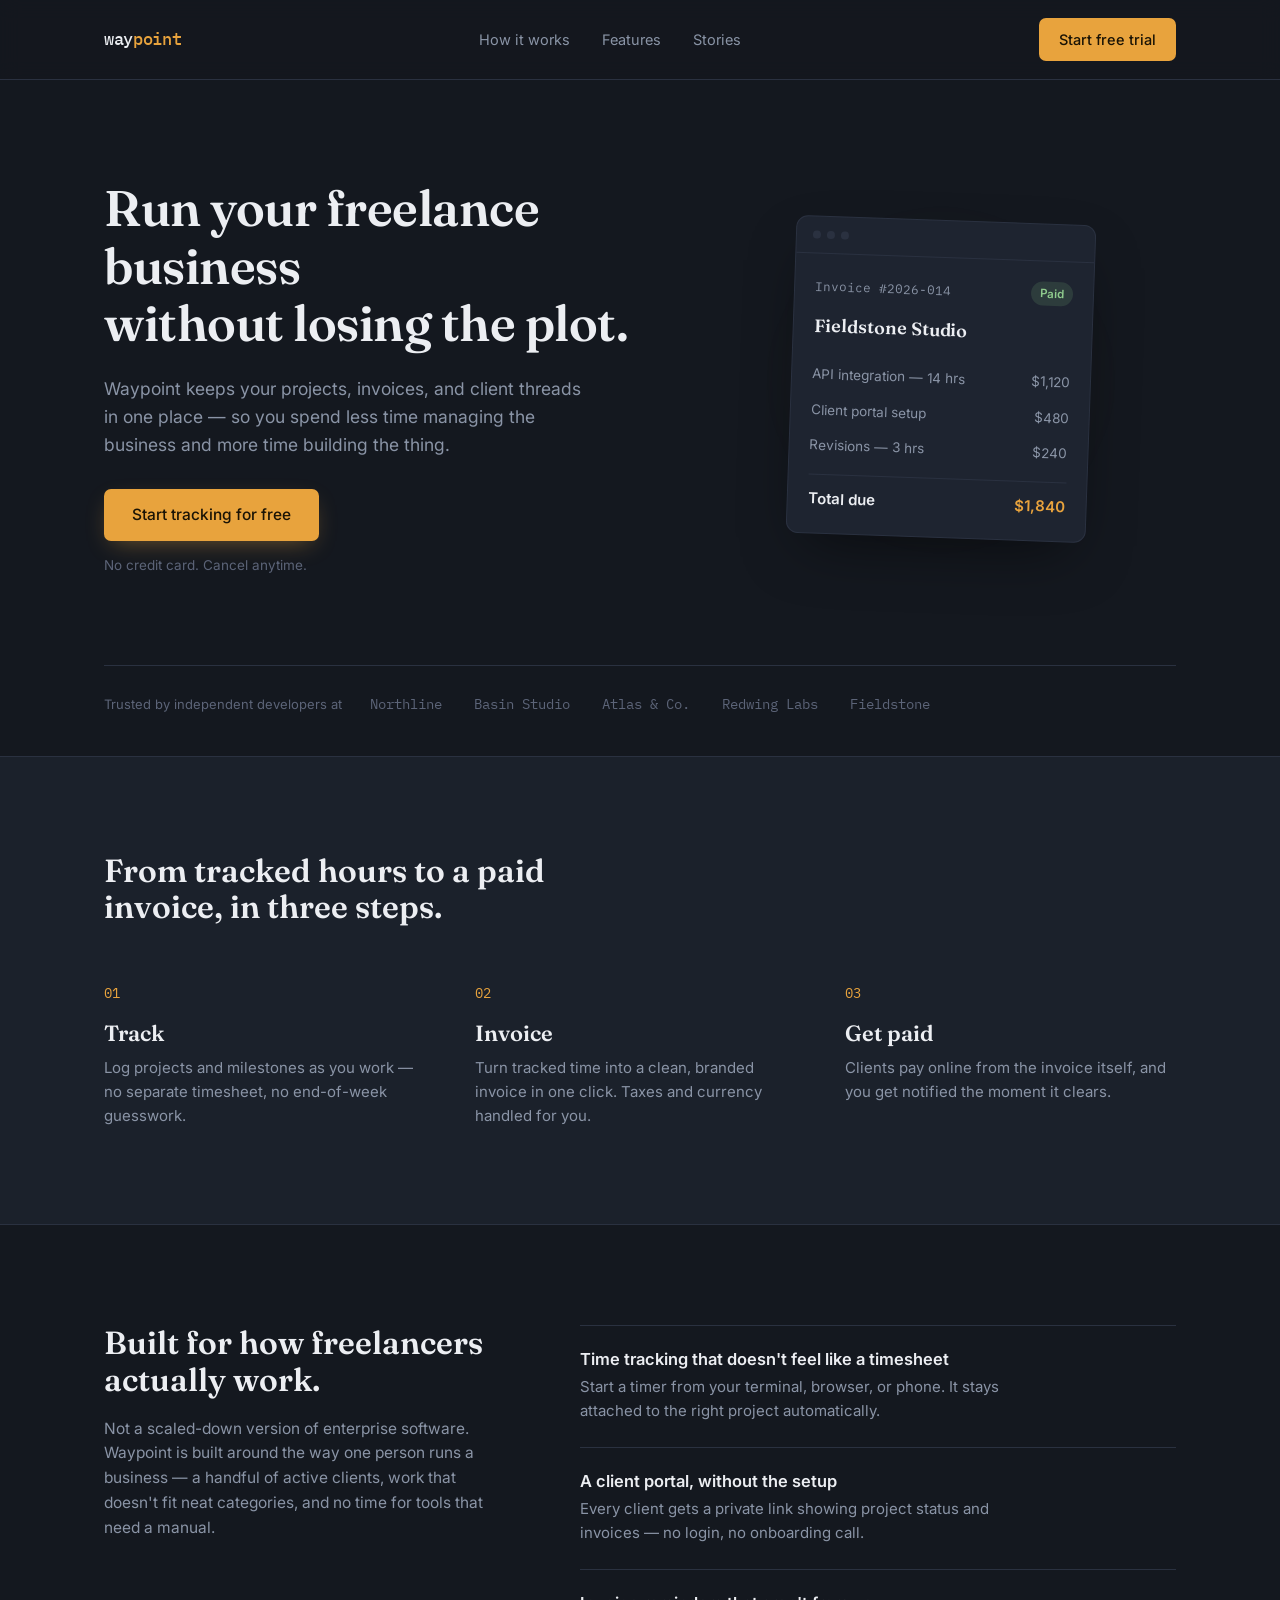
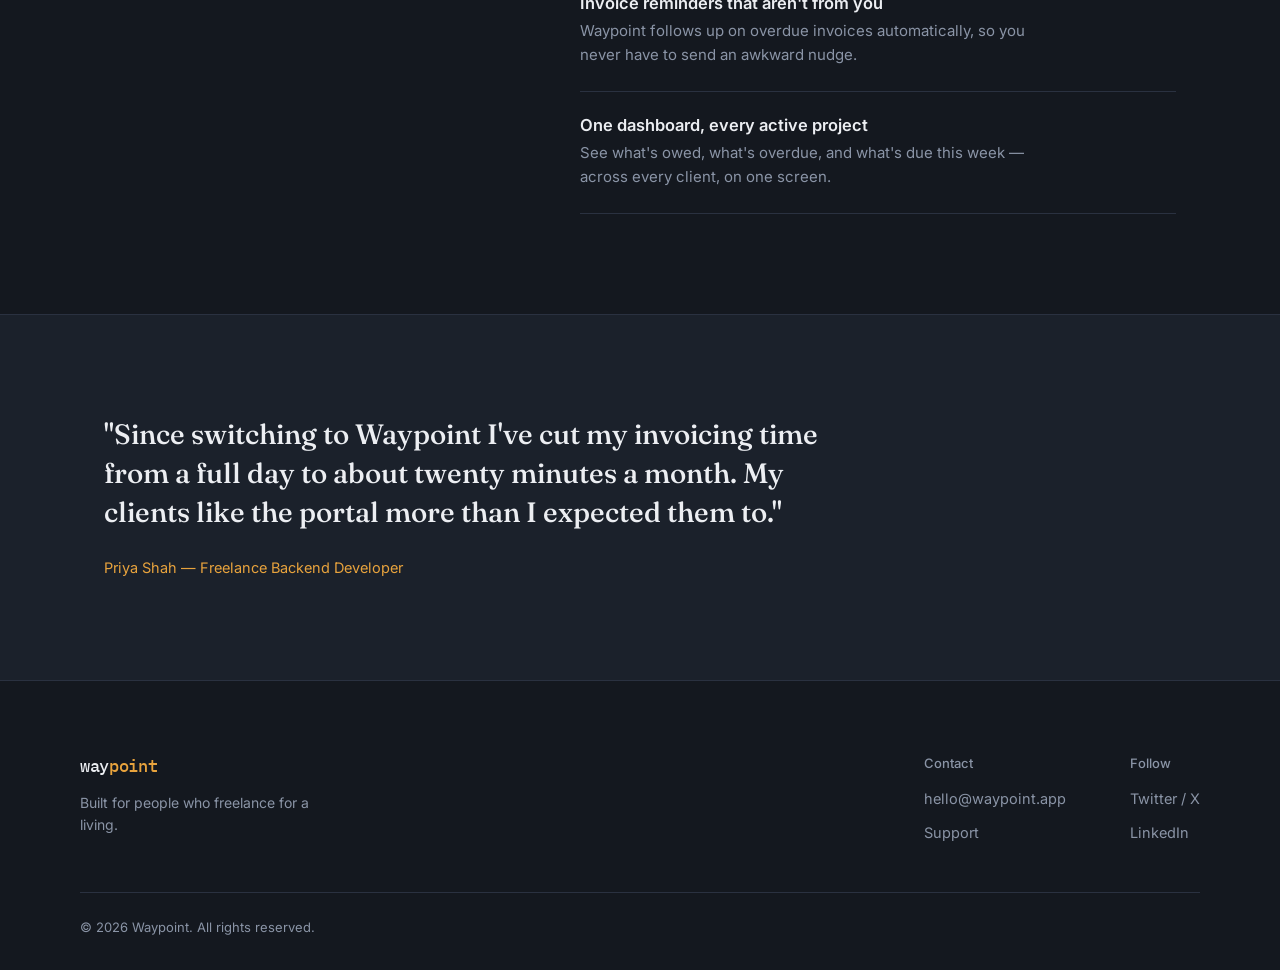
<file: WebDev-L1-Task1-LandingPage/index.html>
<!DOCTYPE html>
<html lang="en">
<head>
<meta charset="UTF-8">
<meta name="viewport" content="width=device-width, initial-scale=1.0">
<title>Waypoint — Run your freelance business without losing the plot</title>
<link rel="preconnect" href="https://fonts.googleapis.com">
<link rel="preconnect" href="https://fonts.gstatic.com" crossorigin>
<link href="https://fonts.googleapis.com/css2?family=Fraunces:opsz,wght@9..144,500;9..144,600&family=Inter:wght@400;500;600&family=IBM+Plex+Mono:wght@500&display=swap" rel="stylesheet">
<link rel="stylesheet" href="css/style.css">
</head>
<body>

<input type="checkbox" id="menu-toggle" class="menu-toggle">

<header class="nav" id="nav">
  <div class="nav-inner">
    <a href="#top" class="logo">way<span>point</span></a>
    <nav class="nav-links">
      <a href="#how">How it works</a>
      <a href="#features">Features</a>
      <a href="#testimonial">Stories</a>
    </nav>
    <a href="#" class="btn btn-nav">Start free trial</a>
    <label for="menu-toggle" class="menu-btn" aria-label="Toggle menu">
      <span></span><span></span><span></span>
    </label>
  </div>
  <nav class="nav-links-mobile">
    <a href="#how">How it works</a>
    <a href="#features">Features</a>
    <a href="#testimonial">Stories</a>
    <a href="#" class="btn btn-nav">Start free trial</a>
  </nav>
</header>

<main>

  <section class="hero" id="top">
    <div class="hero-inner">
      <div class="hero-text">
        <h1>Run your freelance business<br>without losing the plot.</h1>
        <p class="hero-sub">Waypoint keeps your projects, invoices, and client threads in one place — so you spend less time managing the business and more time building the thing.</p>
        <a href="#" class="btn btn-primary">Start tracking for free</a>
        <p class="hero-note">No credit card. Cancel anytime.</p>
      </div>

      <div class="hero-visual" aria-hidden="true">
        <div class="glow"></div>
        <div class="mock-card">
          <div class="mock-header">
            <span class="mock-dot"></span>
            <span class="mock-dot"></span>
            <span class="mock-dot"></span>
          </div>
          <div class="mock-body">
            <div class="mock-row mock-row-top">
              <span>Invoice #2026-014</span>
              <span class="mock-pill">Paid</span>
            </div>
            <div class="mock-client">Fieldstone Studio</div>
            <div class="mock-line"><span>API integration — 14 hrs</span><span>$1,120</span></div>
            <div class="mock-line"><span>Client portal setup</span><span>$480</span></div>
            <div class="mock-line"><span>Revisions — 3 hrs</span><span>$240</span></div>
            <div class="mock-divider"></div>
            <div class="mock-total"><span>Total due</span><span>$1,840</span></div>
          </div>
        </div>
      </div>
    </div>

    <div class="proof-strip">
      <p>Trusted by independent developers at</p>
      <div class="proof-names">
        <span>Northline</span>
        <span>Basin Studio</span>
        <span>Atlas &amp; Co.</span>
        <span>Redwing Labs</span>
        <span>Fieldstone</span>
      </div>
    </div>
  </section>

  <section class="how" id="how">
    <div class="section-inner">
      <h2>From tracked hours to a paid invoice, in three steps.</h2>
      <ol class="steps">
        <li class="step">
          <span class="step-num">01</span>
          <h3>Track</h3>
          <p>Log projects and milestones as you work — no separate timesheet, no end-of-week guesswork.</p>
        </li>
        <li class="step">
          <span class="step-num">02</span>
          <h3>Invoice</h3>
          <p>Turn tracked time into a clean, branded invoice in one click. Taxes and currency handled for you.</p>
        </li>
        <li class="step">
          <span class="step-num">03</span>
          <h3>Get paid</h3>
          <p>Clients pay online from the invoice itself, and you get notified the moment it clears.</p>
        </li>
      </ol>
    </div>
  </section>

  <section class="features" id="features">
    <div class="section-inner features-grid">
      <div class="features-text">
        <h2>Built for how freelancers actually work.</h2>
        <p>Not a scaled-down version of enterprise software. Waypoint is built around the way one person runs a business — a handful of active clients, work that doesn't fit neat categories, and no time for tools that need a manual.</p>
      </div>
      <ul class="feature-list">
        <li>
          <h4>Time tracking that doesn't feel like a timesheet</h4>
          <p>Start a timer from your terminal, browser, or phone. It stays attached to the right project automatically.</p>
        </li>
        <li>
          <h4>A client portal, without the setup</h4>
          <p>Every client gets a private link showing project status and invoices — no login, no onboarding call.</p>
        </li>
        <li>
          <h4>Invoice reminders that aren't from you</h4>
          <p>Waypoint follows up on overdue invoices automatically, so you never have to send an awkward nudge.</p>
        </li>
        <li>
          <h4>One dashboard, every active project</h4>
          <p>See what's owed, what's overdue, and what's due this week — across every client, on one screen.</p>
        </li>
      </ul>
    </div>
  </section>

  <section class="testimonial" id="testimonial">
    <div class="section-inner">
      <blockquote>
        "Since switching to Waypoint I've cut my invoicing time from a full day to about twenty minutes a month. My clients like the portal more than I expected them to."
      </blockquote>
      <p class="testimonial-author">Priya Shah — Freelance Backend Developer</p>
    </div>
  </section>

</main>

<footer class="footer">
  <div class="footer-inner">
    <div class="footer-brand">
      <span class="logo logo-footer">way<span>point</span></span>
      <p>Built for people who freelance for a living.</p>
    </div>
    <div class="footer-links">
      <div class="footer-col">
        <h5>Contact</h5>
        <a href="#">hello@waypoint.app</a>
        <a href="#">Support</a>
      </div>
      <div class="footer-col">
        <h5>Follow</h5>
        <a href="#">Twitter / X</a>
        <a href="#">LinkedIn</a>
      </div>
    </div>
  </div>
  <p class="footer-copy">© 2026 Waypoint. All rights reserved.</p>
</footer>

</body>
</html>
</file>
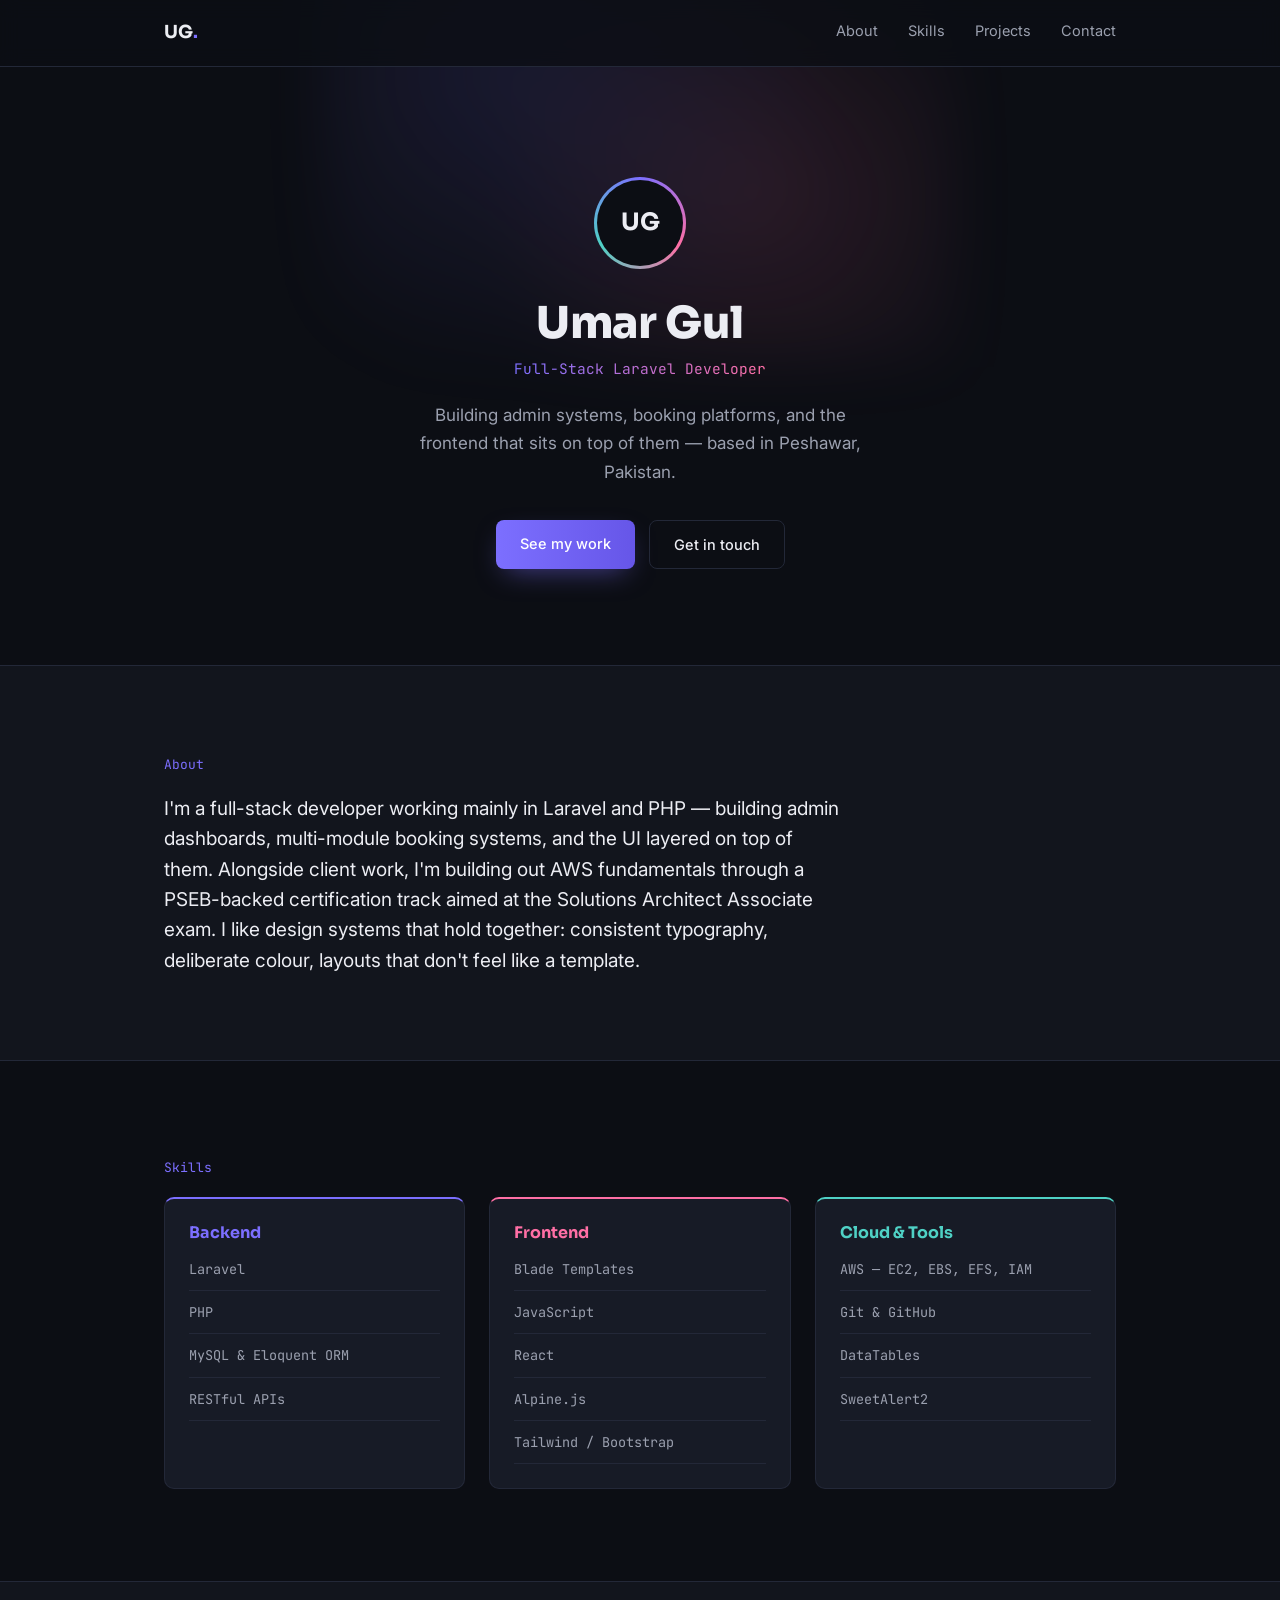
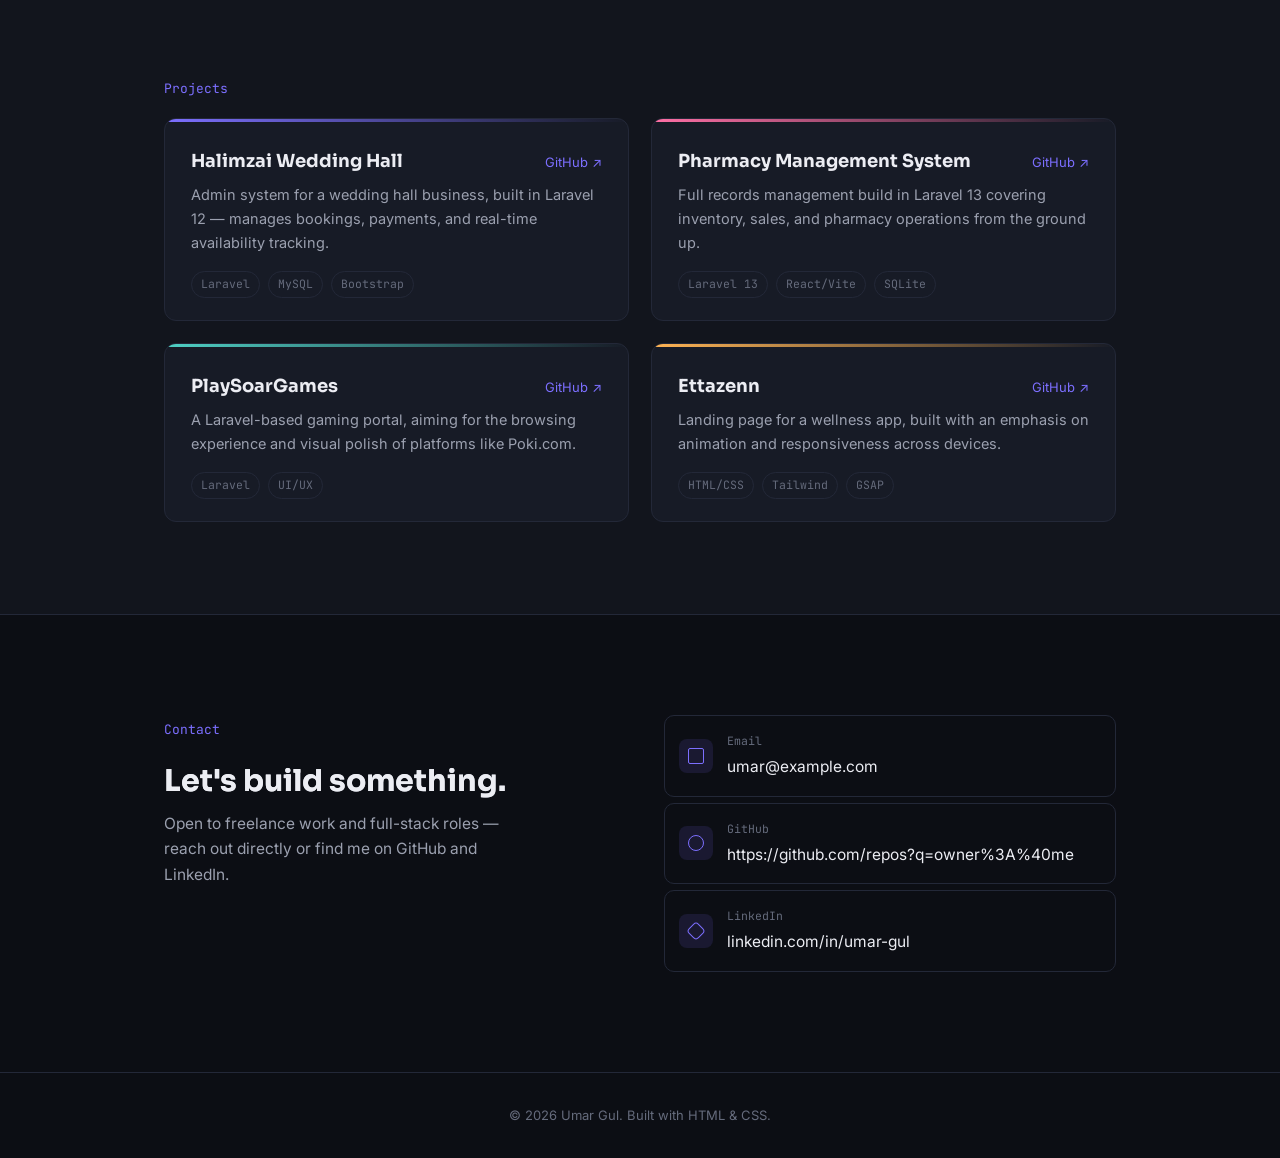
<file: WebDev-L1-Task2-PersonalPortfolio/index.html>
<!DOCTYPE html>
<html lang="en">
<head>
<meta charset="UTF-8">
<meta name="viewport" content="width=device-width, initial-scale=1.0">
<title>Umar Gul — Full-Stack Laravel Developer</title>
<link rel="preconnect" href="https://fonts.googleapis.com">
<link rel="preconnect" href="https://fonts.gstatic.com" crossorigin>
<link href="https://fonts.googleapis.com/css2?family=Sora:wght@500;600;700;800&family=Inter:wght@400;500;600&family=JetBrains+Mono:wght@500&display=swap" rel="stylesheet">
<link rel="stylesheet" href="css/style.css">
</head>
<body>

<input type="checkbox" id="menu-toggle" class="menu-toggle">

<header class="nav">
  <div class="nav-inner">
    <a href="#top" class="logo">UG<span>.</span></a>
    <nav class="nav-links">
      <a href="#about">About</a>
      <a href="#skills">Skills</a>
      <a href="#projects">Projects</a>
      <a href="#contact">Contact</a>
    </nav>
    <label for="menu-toggle" class="menu-btn" aria-label="Toggle menu">
      <span></span><span></span><span></span>
    </label>
  </div>
  <nav class="nav-links-mobile">
    <a href="#about">About</a>
    <a href="#skills">Skills</a>
    <a href="#projects">Projects</a>
    <a href="#contact">Contact</a>
  </nav>
</header>

<main>

  <section class="hero" id="top">
    <div class="hero-glow" aria-hidden="true"></div>
    <div class="hero-inner">
      <div class="avatar-ring reveal-load" style="--d:0s">
        <div class="avatar">UG</div>
      </div>
      <h1 class="reveal-load" style="--d:0.08s">Umar Gul</h1>
      <p class="role reveal-load" style="--d:0.16s">Full-Stack Laravel Developer</p>
      <p class="hero-sub reveal-load" style="--d:0.24s">Building admin systems, booking platforms, and the frontend that sits on top of them — based in Peshawar, Pakistan.</p>
      <div class="hero-actions reveal-load" style="--d:0.32s">
        <a href="#projects" class="btn btn-primary">See my work</a>
        <a href="#contact" class="btn btn-ghost">Get in touch</a>
      </div>
    </div>
  </section>

  <section class="about" id="about">
    <div class="section-inner reveal">
      <span class="section-label">About</span>
      <p class="about-text">I'm a full-stack developer working mainly in Laravel and PHP — building admin dashboards, multi-module booking systems, and the UI layered on top of them. Alongside client work, I'm building out AWS fundamentals through a PSEB-backed certification track aimed at the Solutions Architect Associate exam. I like design systems that hold together: consistent typography, deliberate colour, layouts that don't feel like a template.</p>
    </div>
  </section>

  <section class="skills" id="skills">
    <div class="section-inner reveal">
      <span class="section-label">Skills</span>
      <div class="skills-grid">
        <div class="skill-group skill-violet">
          <h3>Backend</h3>
          <ul>
            <li>Laravel</li>
            <li>PHP</li>
            <li>MySQL &amp; Eloquent ORM</li>
            <li>RESTful APIs</li>
          </ul>
        </div>
        <div class="skill-group skill-pink">
          <h3>Frontend</h3>
          <ul>
            <li>Blade Templates</li>
            <li>JavaScript</li>
            <li>React</li>
            <li>Alpine.js</li>
            <li>Tailwind / Bootstrap</li>
          </ul>
        </div>
        <div class="skill-group skill-cyan">
          <h3>Cloud &amp; Tools</h3>
          <ul>
            <li>AWS — EC2, EBS, EFS, IAM</li>
            <li>Git &amp; GitHub</li>
            <li>DataTables</li>
            <li>SweetAlert2</li>
          </ul>
        </div>
      </div>
    </div>
  </section>

  <section class="projects" id="projects">
    <div class="section-inner reveal">
      <span class="section-label">Projects</span>
      <div class="project-list">

        <article class="project-card">
          <div class="project-accent accent-violet"></div>
          <div class="project-head">
            <h3>Halimzai Wedding Hall</h3>
            <a href="#" class="project-link">GitHub ↗</a>
          </div>
          <p>Admin system for a wedding hall business, built in Laravel 12 — manages bookings, payments, and real-time availability tracking.</p>
          <div class="project-tags"><span>Laravel</span><span>MySQL</span><span>Bootstrap</span></div>
        </article>

        <article class="project-card">
          <div class="project-accent accent-pink"></div>
          <div class="project-head">
            <h3>Pharmacy Management System</h3>
            <a href="#" class="project-link">GitHub ↗</a>
          </div>
          <p>Full records management build in Laravel 13 covering inventory, sales, and pharmacy operations from the ground up.</p>
          <div class="project-tags"><span>Laravel 13</span><span>React/Vite</span><span>SQLite</span></div>
        </article>

        <article class="project-card">
          <div class="project-accent accent-cyan"></div>
          <div class="project-head">
            <h3>PlaySoarGames</h3>
            <a href="#" class="project-link">GitHub ↗</a>
          </div>
          <p>A Laravel-based gaming portal, aiming for the browsing experience and visual polish of platforms like Poki.com.</p>
          <div class="project-tags"><span>Laravel</span><span>UI/UX</span></div>
        </article>

        <article class="project-card">
          <div class="project-accent accent-amber"></div>
          <div class="project-head">
            <h3>Ettazenn</h3>
            <a href="#" class="project-link">GitHub ↗</a>
          </div>
          <p>Landing page for a wellness app, built with an emphasis on animation and responsiveness across devices.</p>
          <div class="project-tags"><span>HTML/CSS</span><span>Tailwind</span><span>GSAP</span></div>
        </article>

      </div>
    </div>
  </section>

  <section class="contact" id="contact">
    <div class="section-inner contact-inner reveal">
      <div>
        <span class="section-label">Contact</span>
        <h2>Let's build something.</h2>
        <p class="contact-sub">Open to freelance work and full-stack roles — reach out directly or find me on GitHub and LinkedIn.</p>
      </div>
      <div class="contact-links">
        <a href="mailto:umar@example.com" class="contact-link">
          <span class="contact-icon icon-mail" aria-hidden="true"></span>
          <span>
            <span class="contact-label">Email</span>
            umar@example.com
          </span>
        </a>
        <a href="#" class="contact-link">
          <span class="contact-icon icon-code" aria-hidden="true"></span>
          <span>
            <span class="contact-label">GitHub</span>
            https://github.com/repos?q=owner%3A%40me
          </span>
        </a>
        <a href="#" class="contact-link">
          <span class="contact-icon icon-link" aria-hidden="true"></span>
          <span>
            <span class="contact-label">LinkedIn</span>
            linkedin.com/in/umar-gul
          </span>
        </a>
      </div>
    </div>
  </section>

</main>

<footer class="footer">
  <p>© 2026 Umar Gul. Built with HTML &amp; CSS.</p>
</footer>

<script src="js/main.js"></script>
</body>
</html>
</file>
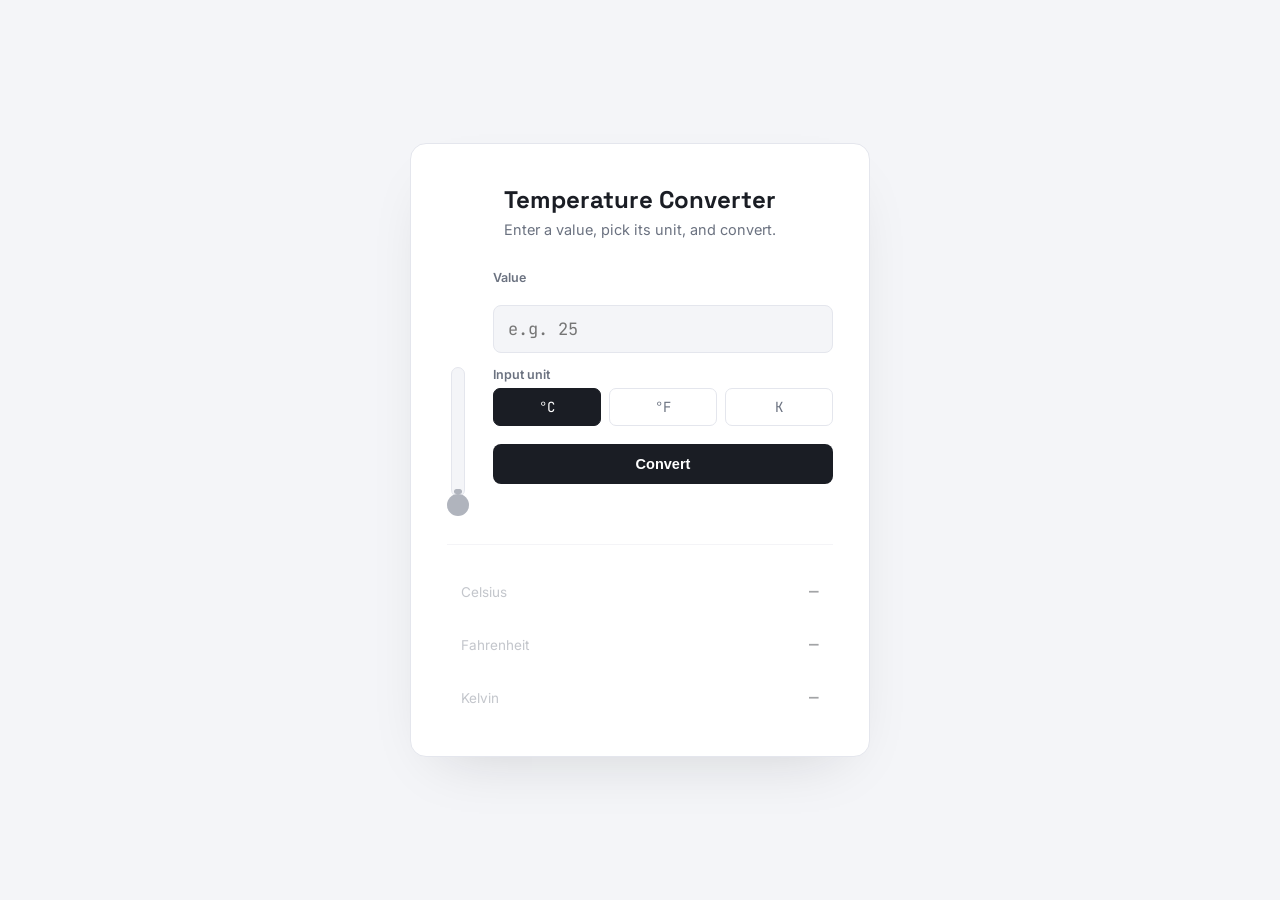
<file: WebDev-L1-Task3-TemperatureConverter/index.html>
<!DOCTYPE html>
<html lang="en">
<head>
<meta charset="UTF-8">
<meta name="viewport" content="width=device-width, initial-scale=1.0">
<title>Temperature Converter</title>
<link rel="preconnect" href="https://fonts.googleapis.com">
<link rel="preconnect" href="https://fonts.gstatic.com" crossorigin>
<link href="https://fonts.googleapis.com/css2?family=Space+Grotesk:wght@500;600;700&family=Inter:wght@400;500;600&family=JetBrains+Mono:wght@500;600&display=swap" rel="stylesheet">
<link rel="stylesheet" href="css/style.css">
</head>
<body>

<main class="wrap">
  <div class="card">

    <div class="head">
      <h1>Temperature Converter</h1>
      <p>Enter a value, pick its unit, and convert.</p>
    </div>

    <div class="thermo-row">
      <div class="thermo" aria-hidden="true">
        <div class="thermo-tube">
          <div class="thermo-fill" id="thermoFill"></div>
        </div>
        <div class="thermo-bulb" id="thermoBulb"></div>
      </div>

      <div class="input-block">
        <label for="tempInput" class="field-label">Value</label>
        <input
          type="text"
          inputmode="decimal"
          id="tempInput"
          class="temp-input"
          placeholder="e.g. 25"
          autocomplete="off"
        >

        <fieldset class="unit-select">
          <legend class="field-label">Input unit</legend>
          <label class="unit-option">
            <input type="radio" name="unit" value="C" checked>
            <span>°C</span>
          </label>
          <label class="unit-option">
            <input type="radio" name="unit" value="F">
            <span>°F</span>
          </label>
          <label class="unit-option">
            <input type="radio" name="unit" value="K">
            <span>K</span>
          </label>
        </fieldset>

        <button type="button" id="convertBtn" class="btn-convert">Convert</button>

        <p id="errorMsg" class="error-msg" role="alert" aria-live="assertive"></p>
      </div>
    </div>

    <div class="results" id="results">
      <div class="result-row" data-unit="C">
        <span class="result-label">Celsius</span>
        <span class="result-value" id="outC">—</span>
      </div>
      <div class="result-row" data-unit="F">
        <span class="result-label">Fahrenheit</span>
        <span class="result-value" id="outF">—</span>
      </div>
      <div class="result-row" data-unit="K">
        <span class="result-label">Kelvin</span>
        <span class="result-value" id="outK">—</span>
      </div>
    </div>

  </div>
</main>

<script src="js/main.js"></script>
</body>
</html>
</file>
<file: WebDev-L1-Task1-LandingPage/css/style.css>
/* ==========================================================
   Waypoint landing page
   Tokens
   ========================================================== */
:root {
  --bg: #14181F;
  --bg-alt: #1B212B;
  --text: #ECEEF2;
  --text-muted: #8A94A6;
  --text-faint: #5C6478;
  --accent: #E8A33D;
  --accent-soft: rgba(232, 163, 61, 0.14);
  --border: #2A3140;
  --card: #1E2430;

  --font-display: 'Fraunces', serif;
  --font-body: 'Inter', sans-serif;
  --font-mono: 'IBM Plex Mono', monospace;

  --max-width: 1120px;
}

* { margin: 0; padding: 0; box-sizing: border-box; }

html { scroll-behavior: smooth; }

body {
  background: var(--bg);
  color: var(--text);
  font-family: var(--font-body);
  font-size: 16px;
  line-height: 1.6;
  -webkit-font-smoothing: antialiased;
  -moz-osx-font-smoothing: grayscale;
}

h1, h2, h3, h4 {
  font-family: var(--font-display);
  font-weight: 600;
  line-height: 1.15;
}

a { color: inherit; text-decoration: none; }

a:focus-visible, .btn:focus-visible {
  outline: 2px solid var(--accent);
  outline-offset: 3px;
}

::selection { background: var(--accent-soft); color: var(--text); }

/* ==========================================================
   Nav
   ========================================================== */
.menu-toggle { display: none; }

.nav {
  position: sticky;
  top: 0;
  z-index: 50;
  background: rgba(20, 24, 31, 0.85);
  backdrop-filter: blur(10px);
  border-bottom: 1px solid var(--border);
}

.nav-inner {
  max-width: var(--max-width);
  margin: 0 auto;
  padding: 18px 24px;
  display: flex;
  align-items: center;
  justify-content: space-between;
  gap: 24px;
}

.logo {
  font-family: var(--font-mono);
  font-size: 17px;
  font-weight: 500;
  letter-spacing: -0.02em;
  color: var(--text);
}

.logo span { color: var(--accent); }

.nav-links {
  display: flex;
  gap: 32px;
  flex: 1;
  justify-content: center;
}

.nav-links a {
  font-size: 14.5px;
  color: var(--text-muted);
  transition: color 0.15s ease;
}

.nav-links a:hover { color: var(--text); }

.btn {
  display: inline-block;
  padding: 10px 20px;
  border-radius: 7px;
  font-size: 14.5px;
  font-weight: 500;
  cursor: pointer;
  transition: background 0.15s ease, box-shadow 0.15s ease, transform 0.1s ease;
}

.btn-nav {
  background: var(--accent);
  color: #1A1305;
  white-space: nowrap;
}

.btn-nav:hover { background: #F2B457; }

.menu-btn {
  display: none;
  flex-direction: column;
  gap: 5px;
  cursor: pointer;
  padding: 6px 2px;
}

.menu-btn span {
  width: 22px;
  height: 2px;
  background: var(--text);
  border-radius: 2px;
  transition: transform 0.2s ease, opacity 0.2s ease;
}

.nav-links-mobile {
  display: none;
  flex-direction: column;
  gap: 4px;
  padding: 0 24px 20px;
  border-top: 1px solid var(--border);
}

.nav-links-mobile a {
  padding: 12px 0;
  font-size: 15px;
  color: var(--text-muted);
  border-bottom: 1px solid var(--border);
}

.nav-links-mobile .btn {
  margin-top: 14px;
  text-align: center;
  border-bottom: none;
}

/* ==========================================================
   Hero
   ========================================================== */
.hero {
  max-width: var(--max-width);
  margin: 0 auto;
  padding: 100px 24px 0;
}

.hero-inner {
  display: grid;
  grid-template-columns: 1fr 0.85fr;
  gap: 48px;
  align-items: center;
  padding-bottom: 88px;
}

.hero h1 {
  font-size: 50px;
  letter-spacing: -0.01em;
  margin-bottom: 22px;
}

.hero-sub {
  font-size: 17.5px;
  color: var(--text-muted);
  max-width: 480px;
  margin-bottom: 30px;
}

.btn-primary {
  background: var(--accent);
  color: #1A1305;
  padding: 14px 28px;
  font-size: 15.5px;
  border-radius: 7px;
  box-shadow: 0 8px 24px -8px rgba(232, 163, 61, 0.45);
}

.btn-primary:hover {
  background: #F2B457;
  transform: translateY(-1px);
  box-shadow: 0 10px 28px -8px rgba(232, 163, 61, 0.55);
}

.hero-note {
  margin-top: 14px;
  font-size: 13.5px;
  color: var(--text-faint);
}

/* Hero visual — CSS-built invoice mockup */
.hero-visual {
  position: relative;
  display: flex;
  justify-content: center;
}

.glow {
  position: absolute;
  width: 320px;
  height: 320px;
  background: radial-gradient(circle, var(--accent-soft), transparent 70%);
  filter: blur(20px);
  z-index: 0;
}

.mock-card {
  position: relative;
  z-index: 1;
  width: 300px;
  background: var(--card);
  border: 1px solid var(--border);
  border-radius: 12px;
  box-shadow: 0 24px 60px -20px rgba(0, 0, 0, 0.55);
  transform: rotate(2deg);
  overflow: hidden;
}

.mock-header {
  display: flex;
  gap: 6px;
  padding: 14px 16px;
  border-bottom: 1px solid var(--border);
}

.mock-dot {
  width: 8px;
  height: 8px;
  border-radius: 50%;
  background: var(--border);
}

.mock-body {
  padding: 20px 20px 22px;
  font-size: 13.5px;
}

.mock-row-top {
  display: flex;
  justify-content: space-between;
  align-items: center;
  font-family: var(--font-mono);
  font-size: 12.5px;
  color: var(--text-muted);
  margin-bottom: 14px;
}

.mock-pill {
  font-family: var(--font-body);
  background: rgba(127, 183, 126, 0.16);
  color: #8FCB8D;
  padding: 3px 9px;
  border-radius: 20px;
  font-size: 11.5px;
  font-weight: 600;
}

.mock-client {
  font-family: var(--font-display);
  font-size: 18px;
  font-weight: 600;
  margin-bottom: 16px;
}

.mock-line {
  display: flex;
  justify-content: space-between;
  color: var(--text-muted);
  padding: 7px 0;
}

.mock-divider {
  height: 1px;
  background: var(--border);
  margin: 10px 0 12px;
}

.mock-total {
  display: flex;
  justify-content: space-between;
  font-weight: 600;
  font-size: 15px;
}

.mock-total span:last-child { color: var(--accent); }

/* Social proof strip */
.proof-strip {
  border-top: 1px solid var(--border);
  padding: 28px 0 40px;
  display: flex;
  align-items: center;
  gap: 28px;
  flex-wrap: wrap;
}

.proof-strip p {
  font-size: 13px;
  color: var(--text-faint);
  white-space: nowrap;
}

.proof-names {
  display: flex;
  gap: 32px;
  flex-wrap: wrap;
}

.proof-names span {
  font-family: var(--font-mono);
  font-size: 13.5px;
  color: var(--text-faint);
}

/* ==========================================================
   How it works
   ========================================================== */
.how {
  background: var(--bg-alt);
  border-top: 1px solid var(--border);
  border-bottom: 1px solid var(--border);
  padding: 96px 0;
}

.section-inner {
  max-width: var(--max-width);
  margin: 0 auto;
  padding: 0 24px;
}

.how h2 {
  font-size: 32px;
  max-width: 560px;
  margin-bottom: 56px;
}

.steps {
  display: grid;
  grid-template-columns: repeat(3, 1fr);
  gap: 40px;
  list-style: none;
}

.step-num {
  display: block;
  font-family: var(--font-mono);
  font-size: 14px;
  color: var(--accent);
  margin-bottom: 16px;
}

.step h3 {
  font-size: 22px;
  margin-bottom: 10px;
}

.step p {
  color: var(--text-muted);
  font-size: 15px;
}

/* ==========================================================
   Features
   ========================================================== */
.features { padding: 100px 0; }

.features-grid {
  display: grid;
  grid-template-columns: 0.9fr 1.3fr;
  gap: 64px;
}

.features-text h2 {
  font-size: 32px;
  margin-bottom: 18px;
}

.features-text p {
  color: var(--text-muted);
  font-size: 15.5px;
  max-width: 380px;
}

.feature-list {
  list-style: none;
  display: flex;
  flex-direction: column;
}

.feature-list li {
  padding: 24px 0;
  border-top: 1px solid var(--border);
}

.feature-list li:last-child { border-bottom: 1px solid var(--border); }

.feature-list h4 {
  font-family: var(--font-body);
  font-size: 16.5px;
  font-weight: 600;
  margin-bottom: 6px;
}

.feature-list p {
  color: var(--text-muted);
  font-size: 15px;
  max-width: 460px;
}

/* ==========================================================
   Testimonial
   ========================================================== */
.testimonial {
  background: var(--bg-alt);
  border-top: 1px solid var(--border);
  border-bottom: 1px solid var(--border);
  padding: 100px 0;
}

.testimonial blockquote {
  font-family: var(--font-display);
  font-size: 28px;
  font-weight: 500;
  max-width: 760px;
  line-height: 1.4;
  color: var(--text);
}

.testimonial-author {
  margin-top: 24px;
  font-size: 14.5px;
  color: var(--accent);
}

/* ==========================================================
   Footer
   ========================================================== */
.footer { padding: 72px 24px 32px; }

.footer-inner {
  max-width: var(--max-width);
  margin: 0 auto;
  display: flex;
  justify-content: space-between;
  gap: 48px;
  padding-bottom: 48px;
}

.footer-brand p {
  margin-top: 12px;
  color: var(--text-muted);
  font-size: 14px;
  max-width: 260px;
}

.footer-links {
  display: flex;
  gap: 64px;
}

.footer-col {
  display: flex;
  flex-direction: column;
  gap: 10px;
}

.footer-col h5 {
  font-size: 13px;
  color: var(--text-muted);
  margin-bottom: 4px;
  font-weight: 500;
}

.footer-col a {
  font-size: 14.5px;
  color: var(--text-muted);
  transition: color 0.15s ease;
}

.footer-col a:hover { color: var(--text); }

.footer-copy {
  max-width: var(--max-width);
  margin: 0 auto;
  padding-top: 24px;
  border-top: 1px solid var(--border);
  font-size: 13px;
  color: var(--text-muted);
}

/* ==========================================================
   Responsive
   ========================================================== */
@media (max-width: 900px) {
  .hero-inner { grid-template-columns: 1fr; gap: 56px; }
  .hero-visual { order: -1; }
  .mock-card { width: 280px; }
  .steps { grid-template-columns: 1fr; gap: 32px; }
  .features-grid { grid-template-columns: 1fr; gap: 40px; }
  .hero h1 { font-size: 42px; }
}

@media (max-width: 640px) {
  .nav-links, .btn-nav { display: none; }
  .menu-btn { display: flex; }
  .nav-inner { justify-content: space-between; }
  .menu-toggle:checked ~ .nav .nav-links-mobile { display: flex; }
  .menu-toggle:checked ~ .nav .menu-btn span:nth-child(1) { transform: translateY(7px) rotate(45deg); }
  .menu-toggle:checked ~ .nav .menu-btn span:nth-child(2) { opacity: 0; }
  .menu-toggle:checked ~ .nav .menu-btn span:nth-child(3) { transform: translateY(-7px) rotate(-45deg); }

  .hero { padding: 72px 20px 0; }
  .hero-inner { padding-bottom: 56px; }
  .hero h1 { font-size: 32px; }
  .hero-sub { font-size: 16px; }
  .proof-strip { flex-direction: column; align-items: flex-start; gap: 16px; }
  .how, .features, .testimonial { padding: 64px 0; }
  .how h2, .features-text h2 { font-size: 26px; }
  .testimonial blockquote { font-size: 22px; }
  .footer-inner { flex-direction: column; gap: 32px; }
  .footer-links { gap: 40px; }
}
</file>
<file: WebDev-L1-Task2-PersonalPortfolio/css/style.css>
/* ==========================================================
   Umar Gul — Personal Portfolio (v2)
   Tokens
   ========================================================== */
:root {
  --bg: #0C0E14;
  --bg-alt: #12151D;
  --card: #171B26;
  --text: #ECEDF3;
  --text-muted: #9BA0AF;
  --text-faint: #656B7C;
  --border: #232838;

  --violet: #7C6FFF;
  --pink: #FF6FA5;
  --cyan: #4FD1C5;
  --amber: #FFB454;

  --violet-soft: rgba(124, 111, 255, 0.12);
  --pink-soft: rgba(255, 111, 165, 0.12);
  --cyan-soft: rgba(79, 209, 197, 0.12);
  --amber-soft: rgba(255, 180, 84, 0.12);

  --font-display: 'Sora', sans-serif;
  --font-body: 'Inter', sans-serif;
  --font-mono: 'JetBrains Mono', monospace;

  --max-width: 1000px;
}

* { margin: 0; padding: 0; box-sizing: border-box; }

html { scroll-behavior: smooth; }

body {
  background: var(--bg);
  color: var(--text);
  font-family: var(--font-body);
  font-size: 16px;
  line-height: 1.65;
  -webkit-font-smoothing: antialiased;
  overflow-x: hidden;
}

h1, h2, h3 { font-family: var(--font-display); line-height: 1.2; }

a { color: inherit; text-decoration: none; }

a:focus-visible, .btn:focus-visible { outline: 2px solid var(--violet); outline-offset: 3px; }

::selection { background: var(--violet-soft); }

/* ==========================================================
   Scroll reveal + entrance animation
   ========================================================== */
.reveal {
  opacity: 0;
  transform: translateY(18px);
  transition: opacity 0.6s ease, transform 0.6s ease;
}

.reveal.is-visible { opacity: 1; transform: translateY(0); }

@keyframes rise-in {
  from { opacity: 0; transform: translateY(14px); }
  to { opacity: 1; transform: translateY(0); }
}

.reveal-load {
  opacity: 0;
  animation: rise-in 0.7s ease forwards;
  animation-delay: var(--d, 0s);
}

@media (prefers-reduced-motion: reduce) {
  .reveal, .reveal-load { opacity: 1; transform: none; animation: none; transition: none; }
  * { animation-duration: 0.01ms !important; transition-duration: 0.01ms !important; }
}

/* ==========================================================
   Nav
   ========================================================== */
.menu-toggle { display: none; }

.nav {
  position: sticky;
  top: 0;
  z-index: 50;
  background: rgba(12, 14, 20, 0.8);
  backdrop-filter: blur(10px);
  border-bottom: 1px solid var(--border);
}

.nav-inner {
  max-width: var(--max-width);
  margin: 0 auto;
  padding: 18px 24px;
  display: flex;
  align-items: center;
  justify-content: space-between;
}

.logo { font-family: var(--font-display); font-weight: 700; font-size: 18px; }

.logo span { color: var(--violet); }

.nav-links { display: flex; gap: 30px; }

.nav-links a {
  position: relative;
  font-size: 14.5px;
  color: var(--text-muted);
  transition: color 0.15s ease;
  padding-bottom: 4px;
}

.nav-links a::after {
  content: '';
  position: absolute;
  left: 0; bottom: 0;
  width: 0;
  height: 1.5px;
  background: var(--violet);
  transition: width 0.2s ease;
}

.nav-links a:hover { color: var(--text); }
.nav-links a:hover::after { width: 100%; }

.menu-btn { display: none; flex-direction: column; gap: 5px; cursor: pointer; }

.menu-btn span {
  width: 22px; height: 2px;
  background: var(--text);
  border-radius: 2px;
  transition: transform 0.2s ease, opacity 0.2s ease;
}

.nav-links-mobile {
  display: none;
  flex-direction: column;
  padding: 0 24px 18px;
  border-top: 1px solid var(--border);
}

.nav-links-mobile a {
  padding: 12px 0;
  font-size: 15px;
  color: var(--text-muted);
  border-bottom: 1px solid var(--border);
}

/* ==========================================================
   Hero
   ========================================================== */
.hero {
  position: relative;
  max-width: var(--max-width);
  margin: 0 auto;
  padding: 110px 24px 96px;
  text-align: center;
}

.hero-glow {
  position: absolute;
  top: -120px;
  left: 50%;
  transform: translateX(-50%);
  width: 640px;
  height: 420px;
  background:
    radial-gradient(circle at 30% 30%, var(--violet-soft), transparent 60%),
    radial-gradient(circle at 70% 60%, var(--pink-soft), transparent 55%);
  filter: blur(30px);
  z-index: 0;
  pointer-events: none;
}

.hero-inner { position: relative; z-index: 1; display: flex; flex-direction: column; align-items: center; }

.avatar-ring {
  width: 92px;
  height: 92px;
  border-radius: 50%;
  padding: 3px;
  margin-bottom: 28px;
  background: conic-gradient(from 0deg, var(--violet), var(--pink), var(--cyan), var(--violet));
  animation: spin 6s linear infinite, rise-in 0.7s ease forwards;
  animation-delay: 0s, 0s;
}

@keyframes spin { to { transform: rotate(360deg); } }

.avatar {
  width: 100%; height: 100%;
  border-radius: 50%;
  background: var(--bg);
  color: var(--text);
  font-family: var(--font-display);
  font-weight: 700;
  font-size: 24px;
  display: flex;
  align-items: center;
  justify-content: center;
}

.hero h1 { font-size: 44px; font-weight: 800; margin-bottom: 8px; letter-spacing: -0.01em; }

.role {
  font-family: var(--font-mono);
  font-size: 14.5px;
  background: linear-gradient(90deg, var(--violet), var(--pink));
  -webkit-background-clip: text;
  background-clip: text;
  color: transparent;
  margin-bottom: 20px;
}

.hero-sub {
  color: var(--text-muted);
  font-size: 17px;
  max-width: 460px;
  margin: 0 auto 34px;
}

.hero-actions { display: flex; gap: 14px; }

.btn {
  padding: 12px 24px;
  border-radius: 8px;
  font-size: 14.5px;
  font-weight: 500;
  transition: transform 0.15s ease, box-shadow 0.15s ease, border-color 0.15s ease, opacity 0.15s ease;
}

.btn-primary {
  background: linear-gradient(90deg, var(--violet), #6656E8);
  color: #fff;
  box-shadow: 0 10px 28px -10px rgba(124, 111, 255, 0.55);
}

.btn-primary:hover { transform: translateY(-2px); box-shadow: 0 14px 32px -10px rgba(124, 111, 255, 0.7); }

.btn-ghost { border: 1px solid var(--border); color: var(--text); }
.btn-ghost:hover { border-color: var(--violet); color: var(--violet); transform: translateY(-2px); }

/* ==========================================================
   Shared section styling
   ========================================================== */
.section-inner { max-width: var(--max-width); margin: 0 auto; padding: 0 24px; }

.section-label {
  display: inline-block;
  font-family: var(--font-mono);
  font-size: 13px;
  color: var(--violet);
  margin-bottom: 18px;
}

/* About */
.about { background: var(--bg-alt); border-top: 1px solid var(--border); border-bottom: 1px solid var(--border); padding: 84px 0; }

.about-text { font-size: 19px; max-width: 680px; line-height: 1.6; color: var(--text); }

/* Skills */
.skills { padding: 92px 0; }

.skills-grid { display: grid; grid-template-columns: repeat(3, 1fr); gap: 24px; }

.skill-group {
  background: var(--card);
  border: 1px solid var(--border);
  border-top: 2px solid var(--group-color, var(--violet));
  border-radius: 10px;
  padding: 24px;
  transition: transform 0.2s ease, box-shadow 0.2s ease;
}

.skill-group:hover { transform: translateY(-3px); box-shadow: 0 16px 32px -18px rgba(0,0,0,0.5); }

.skill-violet { --group-color: var(--violet); }
.skill-pink { --group-color: var(--pink); }
.skill-cyan { --group-color: var(--cyan); }

.skill-group h3 { font-size: 16px; margin-bottom: 16px; color: var(--group-color); }

.skill-group ul { list-style: none; display: flex; flex-direction: column; gap: 10px; }

.skill-group li {
  font-family: var(--font-mono);
  font-size: 13.5px;
  color: var(--text-muted);
  padding-bottom: 10px;
  border-bottom: 1px solid var(--border);
}

/* Projects */
.projects { background: var(--bg-alt); border-top: 1px solid var(--border); border-bottom: 1px solid var(--border); padding: 92px 0; }

.project-list { display: grid; grid-template-columns: 1fr 1fr; gap: 22px; }

.project-card {
  position: relative;
  background: var(--card);
  border: 1px solid var(--border);
  border-radius: 12px;
  padding: 26px 26px 22px;
  overflow: hidden;
  transition: transform 0.2s ease, box-shadow 0.2s ease, border-color 0.2s ease;
}

.project-card:hover {
  transform: translateY(-4px);
  border-color: var(--border);
  box-shadow: 0 20px 40px -20px rgba(0,0,0,0.6);
}

.project-accent {
  position: absolute;
  top: 0; left: 0;
  width: 100%; height: 3px;
}

.accent-violet { background: linear-gradient(90deg, var(--violet), transparent); }
.accent-pink { background: linear-gradient(90deg, var(--pink), transparent); }
.accent-cyan { background: linear-gradient(90deg, var(--cyan), transparent); }
.accent-amber { background: linear-gradient(90deg, var(--amber), transparent); }

.project-head { display: flex; justify-content: space-between; align-items: baseline; margin-bottom: 10px; margin-top: 6px; }

.project-head h3 { font-size: 18px; }

.project-link {
  font-size: 13px;
  color: var(--violet);
  white-space: nowrap;
  transition: opacity 0.15s ease;
}

.project-link:hover { opacity: 0.7; }

.project-card p { color: var(--text-muted); font-size: 14.5px; margin-bottom: 16px; }

.project-tags { display: flex; gap: 8px; flex-wrap: wrap; }

.project-tags span {
  font-family: var(--font-mono);
  font-size: 11.5px;
  color: var(--text-faint);
  border: 1px solid var(--border);
  padding: 3px 9px;
  border-radius: 20px;
}

/* Contact */
.contact { padding: 100px 0; }

.contact-inner { display: grid; grid-template-columns: 1fr 1fr; gap: 48px; align-items: start; }

.contact h2 {
  font-size: 30px;
  margin: 4px 0 12px;
  background: linear-gradient(90deg, var(--text), var(--text-muted));
  -webkit-background-clip: text;
  background-clip: text;
}

.contact-sub { color: var(--text-muted); font-size: 15.5px; max-width: 380px; }

.contact-links { display: flex; flex-direction: column; gap: 6px; }

.contact-link {
  display: flex;
  align-items: center;
  gap: 14px;
  padding: 16px 14px;
  border: 1px solid var(--border);
  border-radius: 10px;
  font-size: 15.5px;
  transition: border-color 0.15s ease, transform 0.15s ease, background 0.15s ease;
}

.contact-link:hover { border-color: var(--violet); transform: translateX(4px); background: var(--violet-soft); }

.contact-icon {
  width: 34px; height: 34px;
  border-radius: 8px;
  flex-shrink: 0;
  background: var(--violet-soft);
  position: relative;
}

.contact-icon::before {
  content: '';
  position: absolute;
  top: 50%; left: 50%;
  transform: translate(-50%, -50%);
  width: 14px; height: 14px;
  border: 1.6px solid var(--violet);
}

.icon-mail::before { border-radius: 2px; }
.icon-code::before { border-radius: 50%; }
.icon-link::before { border-radius: 4px; transform: translate(-50%, -50%) rotate(45deg); width: 12px; height: 12px; }

.contact-label {
  display: block;
  font-family: var(--font-mono);
  font-size: 11.5px;
  color: var(--text-faint);
  margin-bottom: 3px;
}

/* Footer */
.footer { padding: 32px 24px; text-align: center; border-top: 1px solid var(--border); }
.footer p { font-size: 13px; color: var(--text-faint); }

/* ==========================================================
   Responsive
   ========================================================== */
@media (max-width: 800px) {
  .skills-grid { grid-template-columns: 1fr; gap: 18px; }
  .project-list { grid-template-columns: 1fr; }
  .contact-inner { grid-template-columns: 1fr; gap: 32px; }
}

@media (max-width: 640px) {
  .nav-links { display: none; }
  .menu-btn { display: flex; }
  .menu-toggle:checked ~ .nav .nav-links-mobile { display: flex; }
  .menu-toggle:checked ~ .nav .menu-btn span:nth-child(1) { transform: translateY(7px) rotate(45deg); }
  .menu-toggle:checked ~ .nav .menu-btn span:nth-child(2) { opacity: 0; }
  .menu-toggle:checked ~ .nav .menu-btn span:nth-child(3) { transform: translateY(-7px) rotate(-45deg); }

  .hero { padding: 80px 20px 64px; }
  .hero h1 { font-size: 32px; }
  .hero-actions { flex-direction: column; width: 100%; }
  .btn { text-align: center; }
  .about, .skills, .projects, .contact { padding: 64px 0; }
  .about-text { font-size: 17px; }
}
</file>
<file: WebDev-L1-Task3-TemperatureConverter/css/style.css>
/* ==========================================================
   Temperature Converter
   Tokens
   ========================================================== */
:root {
  --bg: #F4F5F8;
  --card: #FFFFFF;
  --text: #1A1D24;
  --text-muted: #6B7280;
  --text-faint: #B0B4BD;
  --border: #E4E6ED;
  --error: #DC2626;
  --error-soft: #FEE2E2;

  --font-display: 'Space Grotesk', sans-serif;
  --font-body: 'Inter', sans-serif;
  --font-mono: 'JetBrains Mono', monospace;
}

* { margin: 0; padding: 0; box-sizing: border-box; }

body {
  background: var(--bg);
  color: var(--text);
  font-family: var(--font-body);
  min-height: 100vh;
}

.wrap {
  min-height: 100vh;
  display: flex;
  align-items: center;
  justify-content: center;
  padding: 32px 20px;
}

.card {
  width: 100%;
  max-width: 460px;
  background: var(--card);
  border: 1px solid var(--border);
  border-radius: 16px;
  padding: 40px 36px 36px;
  box-shadow: 0 24px 60px -30px rgba(20, 22, 30, 0.18);
}

.head { text-align: center; margin-bottom: 32px; }

.head h1 {
  font-family: var(--font-display);
  font-size: 24px;
  font-weight: 700;
  margin-bottom: 6px;
}

.head p { color: var(--text-muted); font-size: 14.5px; }

/* ==========================================================
   Thermometer + input
   ========================================================== */
.thermo-row {
  display: flex;
  gap: 24px;
  align-items: flex-end;
  margin-bottom: 28px;
}

.thermo {
  display: flex;
  flex-direction: column;
  align-items: center;
  flex-shrink: 0;
}

.thermo-tube {
  width: 14px;
  height: 130px;
  border-radius: 8px;
  background: var(--bg);
  border: 1px solid var(--border);
  display: flex;
  align-items: flex-end;
  overflow: hidden;
  padding: 2px;
}

.thermo-fill {
  width: 100%;
  height: 4%;
  border-radius: 6px;
  transition: height 0.4s ease, background 0.4s ease;
}

.thermo-bulb {
  width: 22px;
  height: 22px;
  border-radius: 50%;
  margin-top: -3px;
  transition: background 0.4s ease;
}

.input-block { flex: 1; display: flex; flex-direction: column; gap: 14px; }

.field-label {
  display: block;
  font-size: 12.5px;
  font-weight: 600;
  color: var(--text-muted);
  text-transform: none;
  margin-bottom: 6px;
  padding: 0;
  border: none;
}

.temp-input {
  width: 100%;
  padding: 12px 14px;
  border: 1px solid var(--border);
  border-radius: 8px;
  font-family: var(--font-mono);
  font-size: 17px;
  color: var(--text);
  background: var(--bg);
  transition: border-color 0.15s ease, box-shadow 0.15s ease;
}

.temp-input:focus {
  outline: none;
  border-color: var(--text);
  box-shadow: 0 0 0 3px rgba(26, 29, 36, 0.08);
}

.unit-select {
  border: none;
  padding: 0;
  display: flex;
  gap: 8px;
}

.unit-option {
  flex: 1;
  position: relative;
}

.unit-option input {
  position: absolute;
  opacity: 0;
  width: 100%;
  height: 100%;
  margin: 0;
  cursor: pointer;
}

.unit-option span {
  display: block;
  text-align: center;
  padding: 9px 0;
  border: 1px solid var(--border);
  border-radius: 7px;
  font-family: var(--font-mono);
  font-size: 14px;
  color: var(--text-muted);
  transition: background 0.15s ease, border-color 0.15s ease, color 0.15s ease;
}

.unit-option input:checked + span {
  background: var(--text);
  border-color: var(--text);
  color: #fff;
}

.unit-option input:focus-visible + span {
  outline: 2px solid var(--text);
  outline-offset: 2px;
}

.btn-convert {
  margin-top: 4px;
  padding: 12px;
  border: none;
  border-radius: 8px;
  background: var(--text);
  color: #fff;
  font-size: 14.5px;
  font-weight: 600;
  cursor: pointer;
  transition: opacity 0.15s ease, transform 0.1s ease;
}

.btn-convert:hover { opacity: 0.88; }
.btn-convert:active { transform: scale(0.98); }

.error-msg {
  min-height: 18px;
  font-size: 13px;
  color: var(--error);
}

/* ==========================================================
   Results
   ========================================================== */
.results {
  display: flex;
  flex-direction: column;
  gap: 8px;
  padding-top: 24px;
  border-top: 1px solid var(--border);
  opacity: 0.4;
  transition: opacity 0.3s ease;
}

.results.has-result { opacity: 1; }

.result-row {
  display: flex;
  justify-content: space-between;
  align-items: center;
  padding: 12px 14px;
  border-radius: 8px;
  transition: background 0.2s ease;
}

.result-row.is-input-unit { background: var(--bg); }

.result-label {
  font-size: 13.5px;
  color: var(--text-muted);
}

.result-value {
  font-family: var(--font-mono);
  font-size: 16px;
  font-weight: 600;
}

/* ==========================================================
   Responsive
   ========================================================== */
@media (max-width: 420px) {
  .card { padding: 32px 24px 28px; }
  .thermo-row { gap: 18px; }
  .thermo-tube { height: 110px; }
}
</file>
